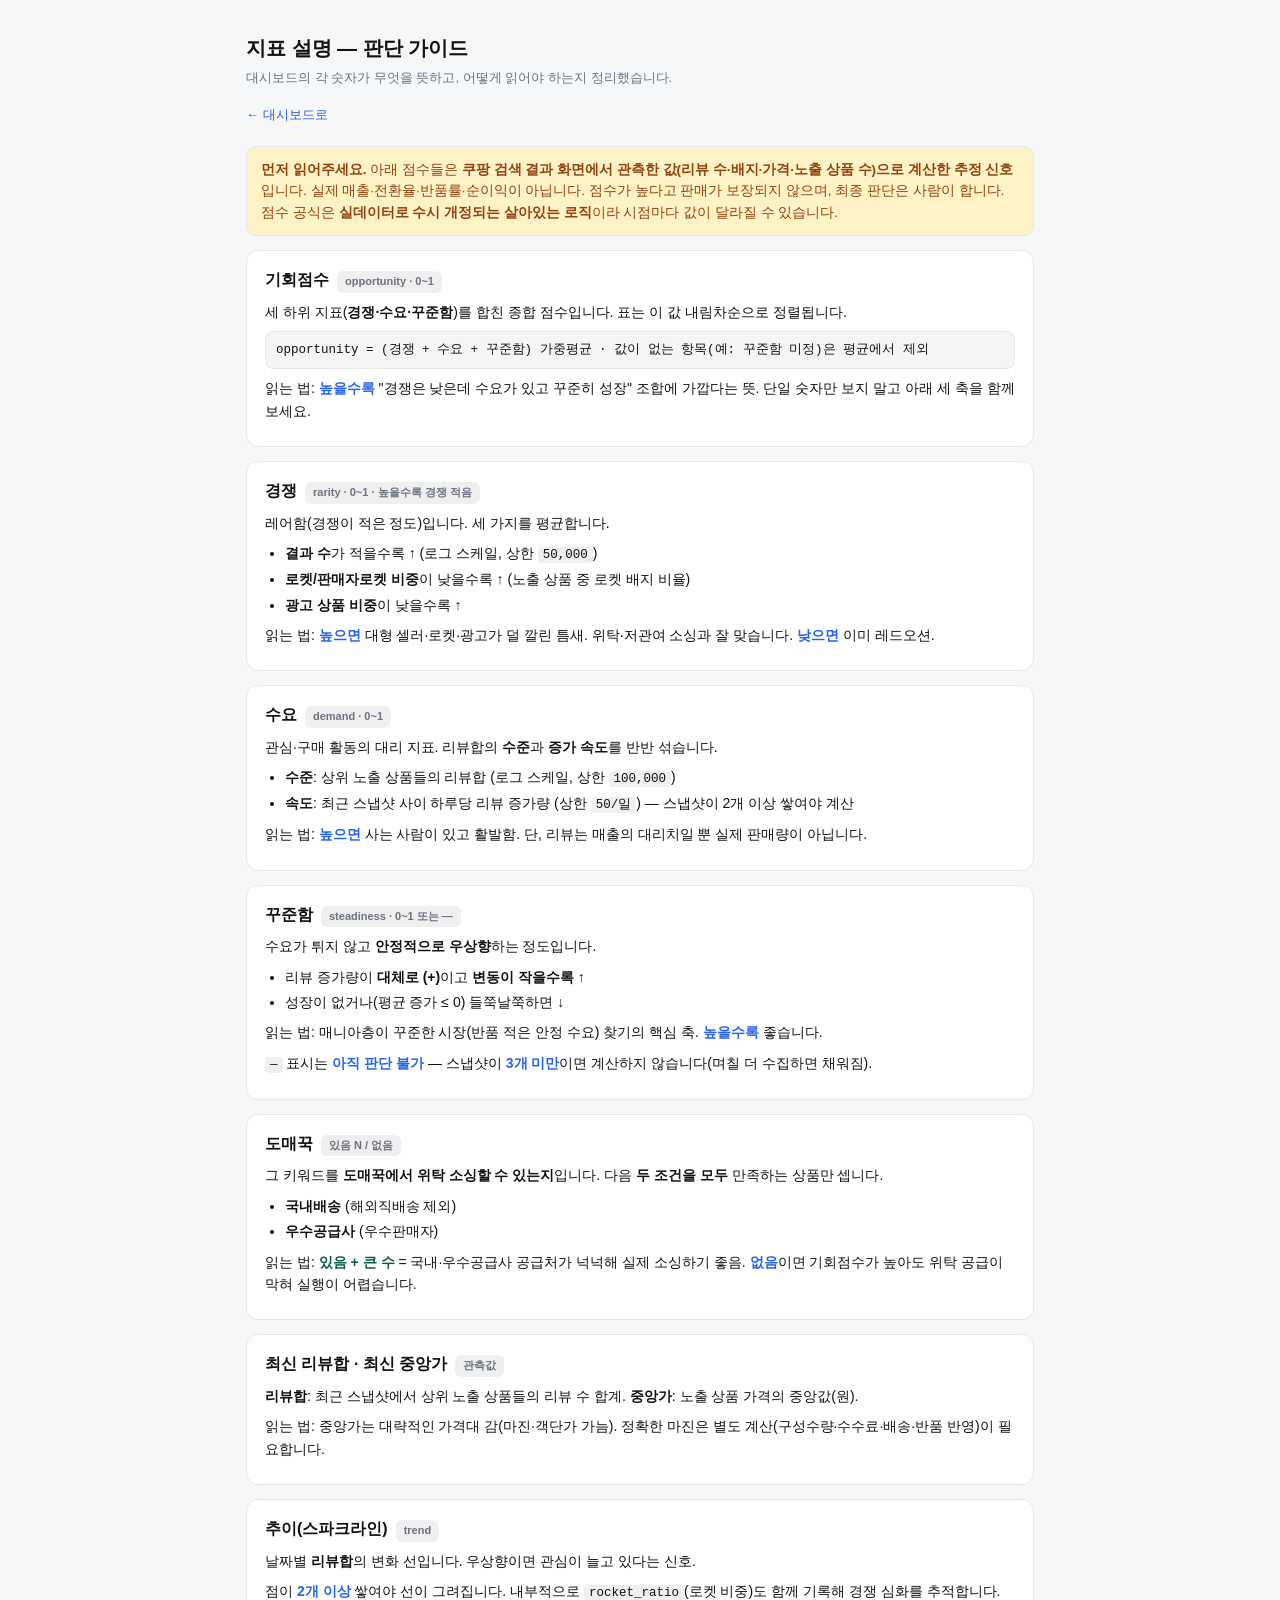
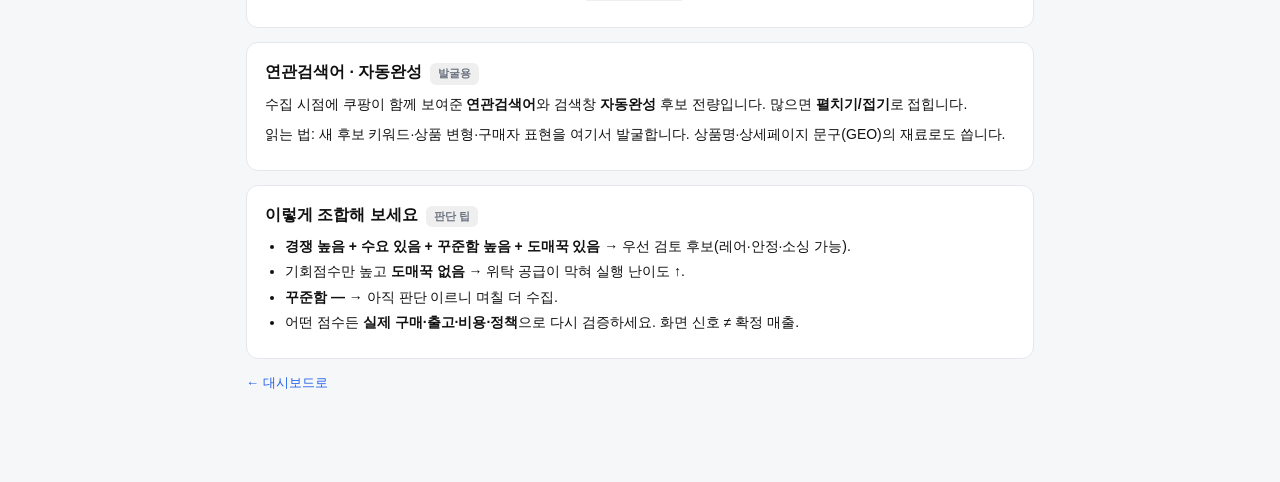
<file: web/templates/guide.html>
<!doctype html>
<html lang="ko">
<head>
<meta charset="utf-8">
<meta name="viewport" content="width=device-width, initial-scale=1">
<title>cpk market radar — 지표 설명</title>
<style>
  :root { --bg:#f6f7f9; --card:#fff; --line:#e5e7eb; --muted:#6b7280; --text:#111; --accent:#2563eb; --good:#065f46; --goodbg:#ecfdf5; --warnbg:#fef3c7; --warn:#92400e; }
  @media (prefers-color-scheme: dark) {
    :root { --bg:#111418; --card:#1a1e24; --line:#2a2f37; --muted:#9aa4b2; --text:#e5e7eb; --accent:#60a5fa; --good:#6ee7b7; --goodbg:#0f2a22; --warnbg:#2a230f; --warn:#fcd34d; }
  }
  * { box-sizing:border-box; }
  body { margin:0; font-family:-apple-system,BlinkMacSystemFont,"Segoe UI",Roboto,"Malgun Gothic",sans-serif;
         background:var(--bg); color:var(--text); line-height:1.6; }
  .wrap { max-width:820px; margin:0 auto; padding:24px 16px 72px; }
  h1 { font-size:20px; margin:8px 0 4px; }
  .sub { color:var(--muted); font-size:13px; margin-bottom:16px; }
  .topnav { display:flex; gap:14px; align-items:center; margin-bottom:20px; font-size:13px; }
  .topnav a { color:var(--accent); text-decoration:none; }
  .topnav a:hover { text-decoration:underline; }
  .card { background:var(--card); border:1px solid var(--line); border-radius:12px; padding:16px 18px; margin:14px 0; }
  .card h2 { font-size:16px; margin:0 0 4px; display:flex; align-items:baseline; gap:8px; flex-wrap:wrap; }
  .tag { font-size:11px; font-weight:600; color:var(--muted); background:rgba(127,127,127,.12); padding:2px 8px; border-radius:6px; }
  .card p { margin:8px 0; font-size:14px; }
  .card ul { margin:8px 0; padding-left:20px; font-size:14px; }
  .card li { margin:3px 0; }
  code { font-family:ui-monospace,SFMono-Regular,Menlo,Consolas,monospace; font-size:12.5px;
         background:rgba(127,127,127,.12); padding:1px 5px; border-radius:4px; }
  .formula { display:block; background:rgba(127,127,127,.08); border:1px solid var(--line);
             border-radius:8px; padding:8px 10px; margin:8px 0; font-family:ui-monospace,SFMono-Regular,Menlo,Consolas,monospace;
             font-size:12.5px; overflow-x:auto; }
  .read { font-size:13.5px; }
  .read b { color:var(--accent); }
  .note { background:var(--warnbg); color:var(--warn); border:1px solid var(--line); border-radius:10px;
          padding:12px 14px; font-size:13.5px; margin:14px 0; }
  .note b { color:var(--warn); }
  .hl { color:var(--good); font-weight:600; }
</style>
</head>
<body>
<div class="wrap">
  <h1>지표 설명 — 판단 가이드</h1>
  <div class="sub">대시보드의 각 숫자가 무엇을 뜻하고, 어떻게 읽어야 하는지 정리했습니다.</div>
  <div class="topnav"><a href="/markets">← 대시보드로</a></div>

  <div class="note">
    <b>먼저 읽어주세요.</b> 아래 점수들은 <b>쿠팡 검색 결과 화면에서 관측한 값(리뷰 수·배지·가격·노출 상품 수)으로 계산한 추정 신호</b>입니다.
    실제 매출·전환율·반품률·순이익이 아닙니다. 점수가 높다고 판매가 보장되지 않으며, 최종 판단은 사람이 합니다.
    점수 공식은 <b>실데이터로 수시 개정되는 살아있는 로직</b>이라 시점마다 값이 달라질 수 있습니다.
  </div>

  <div class="card">
    <h2>기회점수 <span class="tag">opportunity · 0~1</span></h2>
    <p>세 하위 지표(<b>경쟁·수요·꾸준함</b>)를 합친 종합 점수입니다. 표는 이 값 내림차순으로 정렬됩니다.</p>
    <span class="formula">opportunity = (경쟁 + 수요 + 꾸준함) 가중평균  ·  값이 없는 항목(예: 꾸준함 미정)은 평균에서 제외</span>
    <p class="read">읽는 법: <b>높을수록</b> "경쟁은 낮은데 수요가 있고 꾸준히 성장" 조합에 가깝다는 뜻. 단일 숫자만 보지 말고 아래 세 축을 함께 보세요.</p>
  </div>

  <div class="card">
    <h2>경쟁 <span class="tag">rarity · 0~1 · 높을수록 경쟁 적음</span></h2>
    <p>레어함(경쟁이 적은 정도)입니다. 세 가지를 평균합니다.</p>
    <ul>
      <li><b>결과 수</b>가 적을수록 ↑ (로그 스케일, 상한 <code>50,000</code>)</li>
      <li><b>로켓/판매자로켓 비중</b>이 낮을수록 ↑ (노출 상품 중 로켓 배지 비율)</li>
      <li><b>광고 상품 비중</b>이 낮을수록 ↑</li>
    </ul>
    <p class="read">읽는 법: <b>높으면</b> 대형 셀러·로켓·광고가 덜 깔린 틈새. 위탁·저관여 소싱과 잘 맞습니다. <b>낮으면</b> 이미 레드오션.</p>
  </div>

  <div class="card">
    <h2>수요 <span class="tag">demand · 0~1</span></h2>
    <p>관심·구매 활동의 대리 지표. 리뷰합의 <b>수준</b>과 <b>증가 속도</b>를 반반 섞습니다.</p>
    <ul>
      <li><b>수준</b>: 상위 노출 상품들의 리뷰합 (로그 스케일, 상한 <code>100,000</code>)</li>
      <li><b>속도</b>: 최근 스냅샷 사이 하루당 리뷰 증가량 (상한 <code>50/일</code>) — 스냅샷이 2개 이상 쌓여야 계산</li>
    </ul>
    <p class="read">읽는 법: <b>높으면</b> 사는 사람이 있고 활발함. 단, 리뷰는 매출의 대리치일 뿐 실제 판매량이 아닙니다.</p>
  </div>

  <div class="card">
    <h2>꾸준함 <span class="tag">steadiness · 0~1 또는 —</span></h2>
    <p>수요가 튀지 않고 <b>안정적으로 우상향</b>하는 정도입니다.</p>
    <ul>
      <li>리뷰 증가량이 <b>대체로 (+)</b>이고 <b>변동이 작을수록</b> ↑</li>
      <li>성장이 없거나(평균 증가 ≤ 0) 들쭉날쭉하면 ↓</li>
    </ul>
    <p class="read">읽는 법: 매니아층이 꾸준한 시장(반품 적은 안정 수요) 찾기의 핵심 축. <b>높을수록</b> 좋습니다.</p>
    <p class="read"><code>—</code> 표시는 <b>아직 판단 불가</b> — 스냅샷이 <b>3개 미만</b>이면 계산하지 않습니다(며칠 더 수집하면 채워짐).</p>
  </div>

  <div class="card">
    <h2>도매꾹 <span class="tag">있음 N / 없음</span></h2>
    <p>그 키워드를 <b>도매꾹에서 위탁 소싱할 수 있는지</b>입니다. 다음 <b>두 조건을 모두</b> 만족하는 상품만 셉니다.</p>
    <ul>
      <li><b>국내배송</b> (해외직배송 제외)</li>
      <li><b>우수공급사</b> (우수판매자)</li>
    </ul>
    <p class="read">읽는 법: <span class="hl">있음 + 큰 수</span> = 국내·우수공급사 공급처가 넉넉해 실제 소싱하기 좋음. <b>없음</b>이면 기회점수가 높아도 위탁 공급이 막혀 실행이 어렵습니다.</p>
  </div>

  <div class="card">
    <h2>최신 리뷰합 · 최신 중앙가 <span class="tag">관측값</span></h2>
    <p><b>리뷰합</b>: 최근 스냅샷에서 상위 노출 상품들의 리뷰 수 합계. <b>중앙가</b>: 노출 상품 가격의 중앙값(원).</p>
    <p class="read">읽는 법: 중앙가는 대략적인 가격대 감(마진·객단가 가늠). 정확한 마진은 별도 계산(구성수량·수수료·배송·반품 반영)이 필요합니다.</p>
  </div>

  <div class="card">
    <h2>추이(스파크라인) <span class="tag">trend</span></h2>
    <p>날짜별 <b>리뷰합</b>의 변화 선입니다. 우상향이면 관심이 늘고 있다는 신호.</p>
    <p class="read">점이 <b>2개 이상</b> 쌓여야 선이 그려집니다. 내부적으로 <code>rocket_ratio</code>(로켓 비중)도 함께 기록해 경쟁 심화를 추적합니다.</p>
  </div>

  <div class="card">
    <h2>연관검색어 · 자동완성 <span class="tag">발굴용</span></h2>
    <p>수집 시점에 쿠팡이 함께 보여준 <b>연관검색어</b>와 검색창 <b>자동완성</b> 후보 전량입니다. 많으면 <b>펼치기/접기</b>로 접힙니다.</p>
    <p class="read">읽는 법: 새 후보 키워드·상품 변형·구매자 표현을 여기서 발굴합니다. 상품명·상세페이지 문구(GEO)의 재료로도 씁니다.</p>
  </div>

  <div class="card">
    <h2>이렇게 조합해 보세요 <span class="tag">판단 팁</span></h2>
    <ul>
      <li><b>경쟁 높음 + 수요 있음 + 꾸준함 높음 + 도매꾹 있음</b> → 우선 검토 후보(레어·안정·소싱 가능).</li>
      <li>기회점수만 높고 <b>도매꾹 없음</b> → 위탁 공급이 막혀 실행 난이도 ↑.</li>
      <li><b>꾸준함 —</b> → 아직 판단 이르니 며칠 더 수집.</li>
      <li>어떤 점수든 <b>실제 구매·출고·비용·정책</b>으로 다시 검증하세요. 화면 신호 ≠ 확정 매출.</li>
    </ul>
  </div>

  <div class="topnav"><a href="/markets">← 대시보드로</a></div>
</div>
</body>
</html>
</file>
